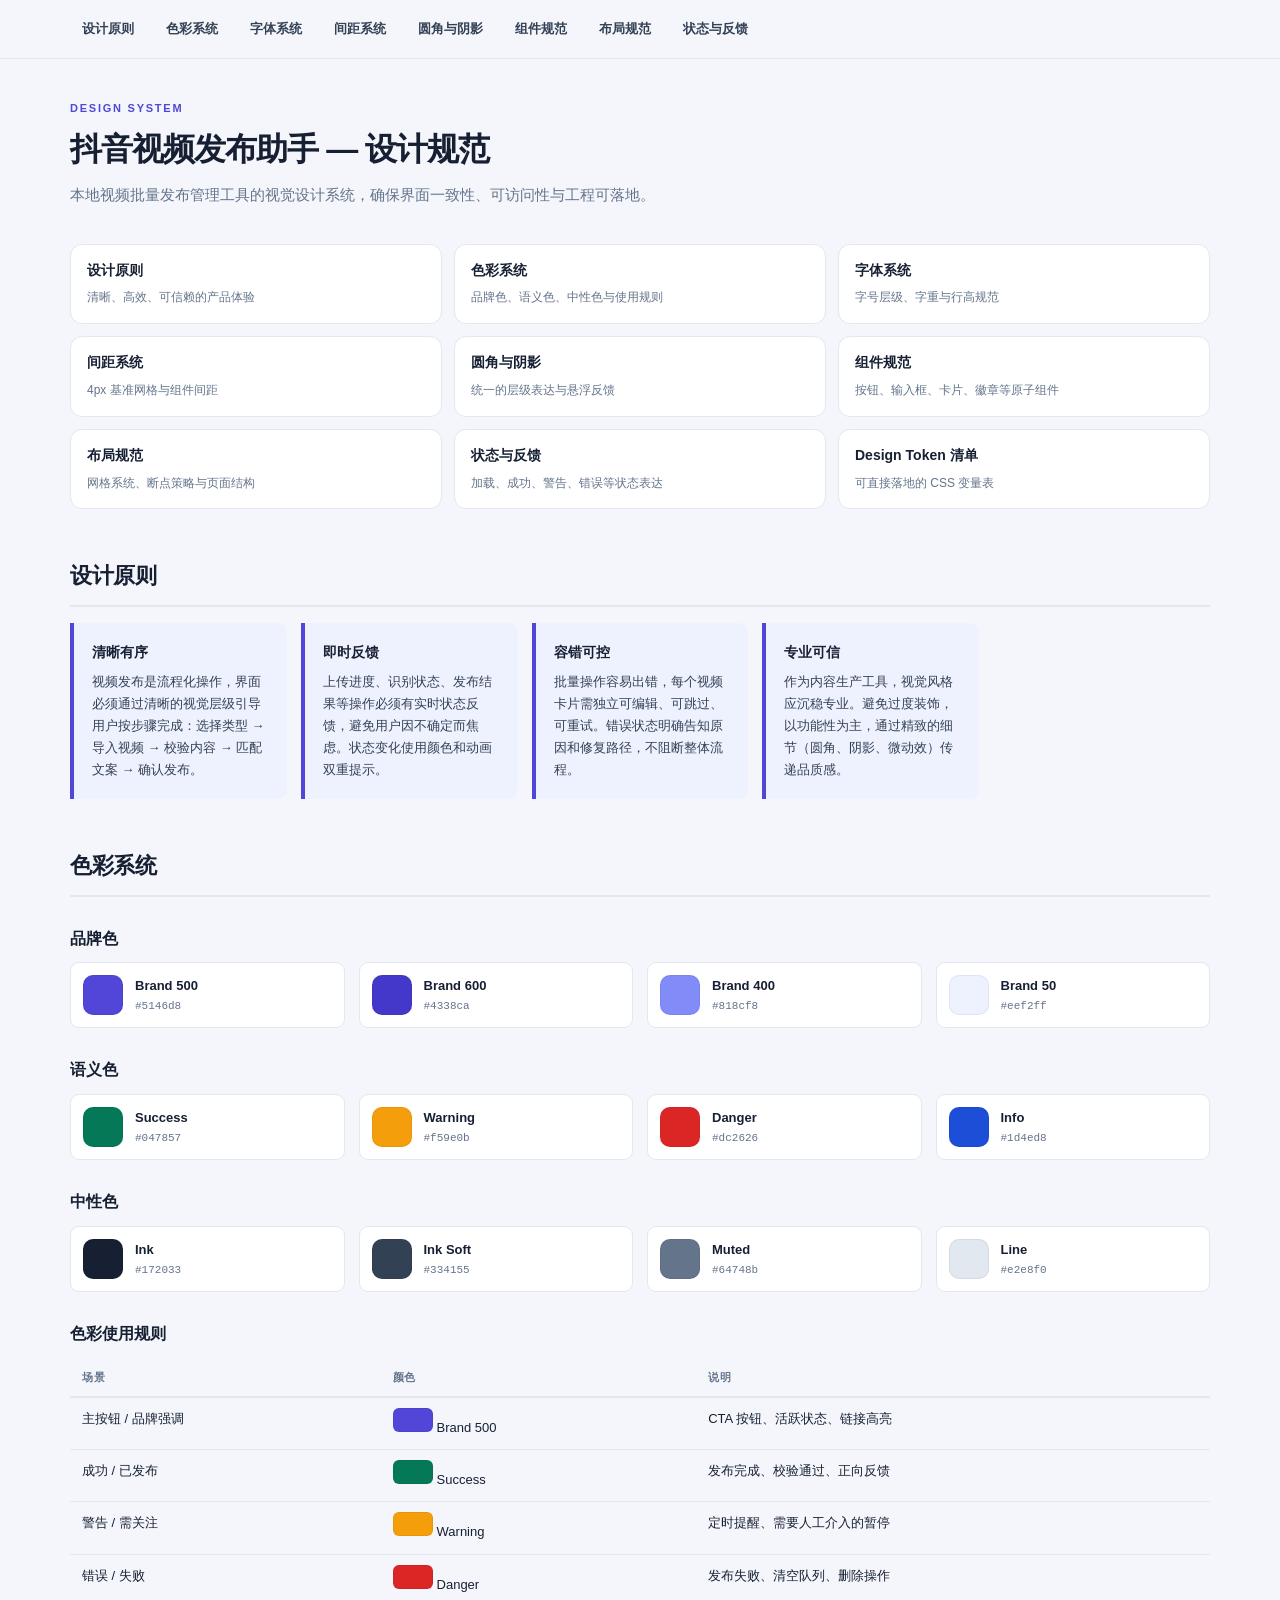
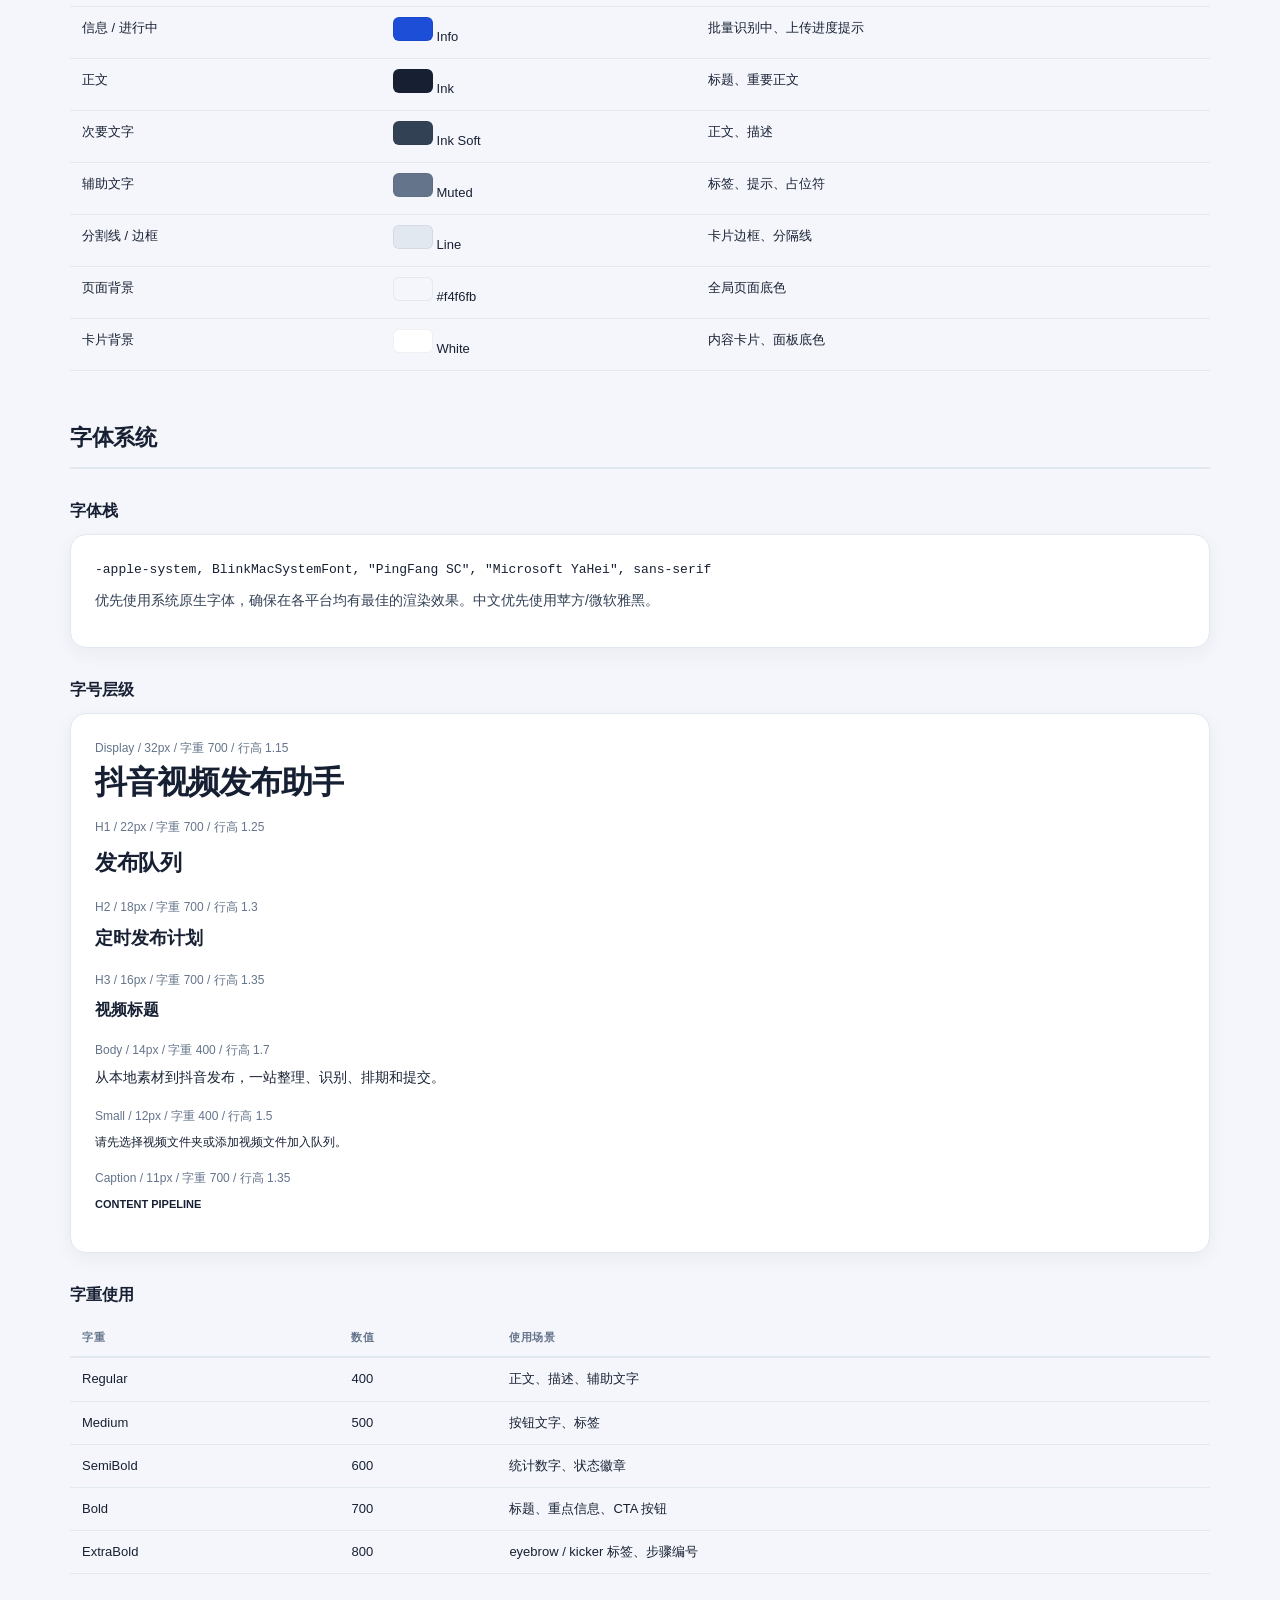
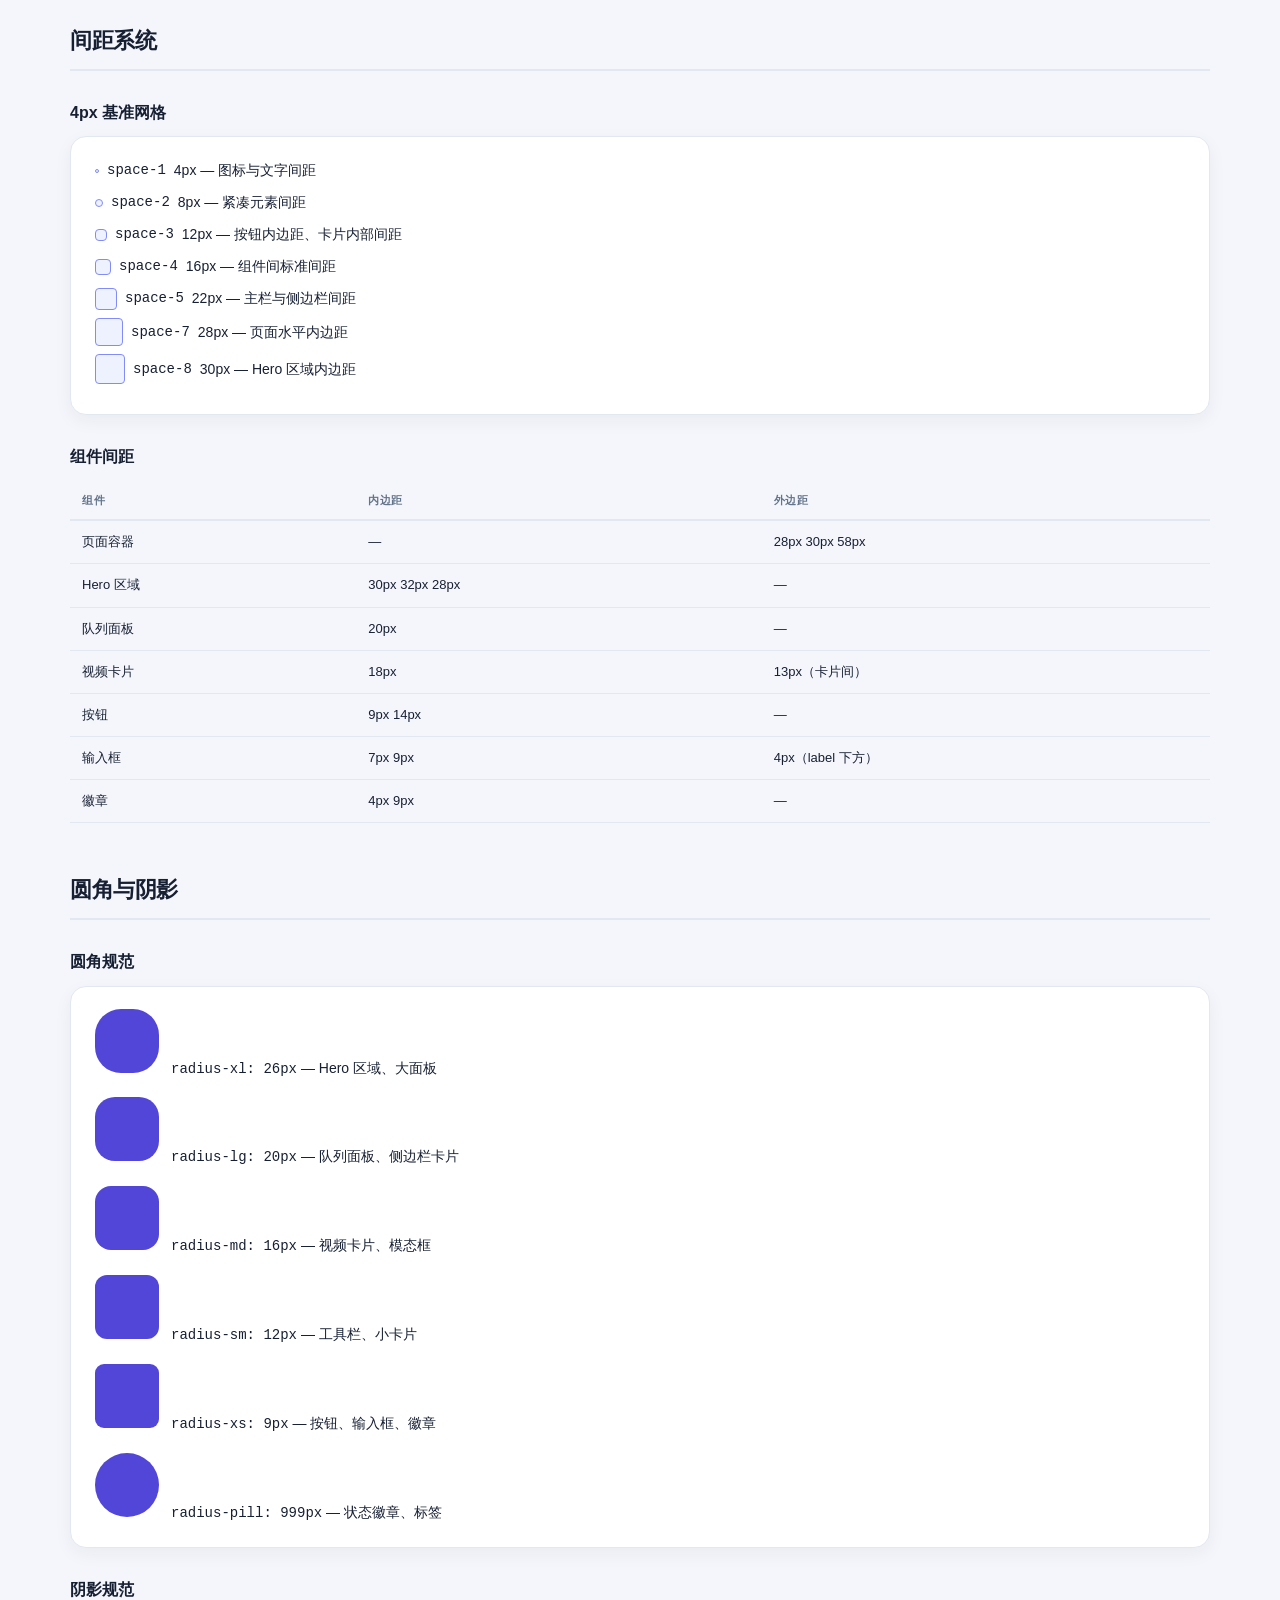
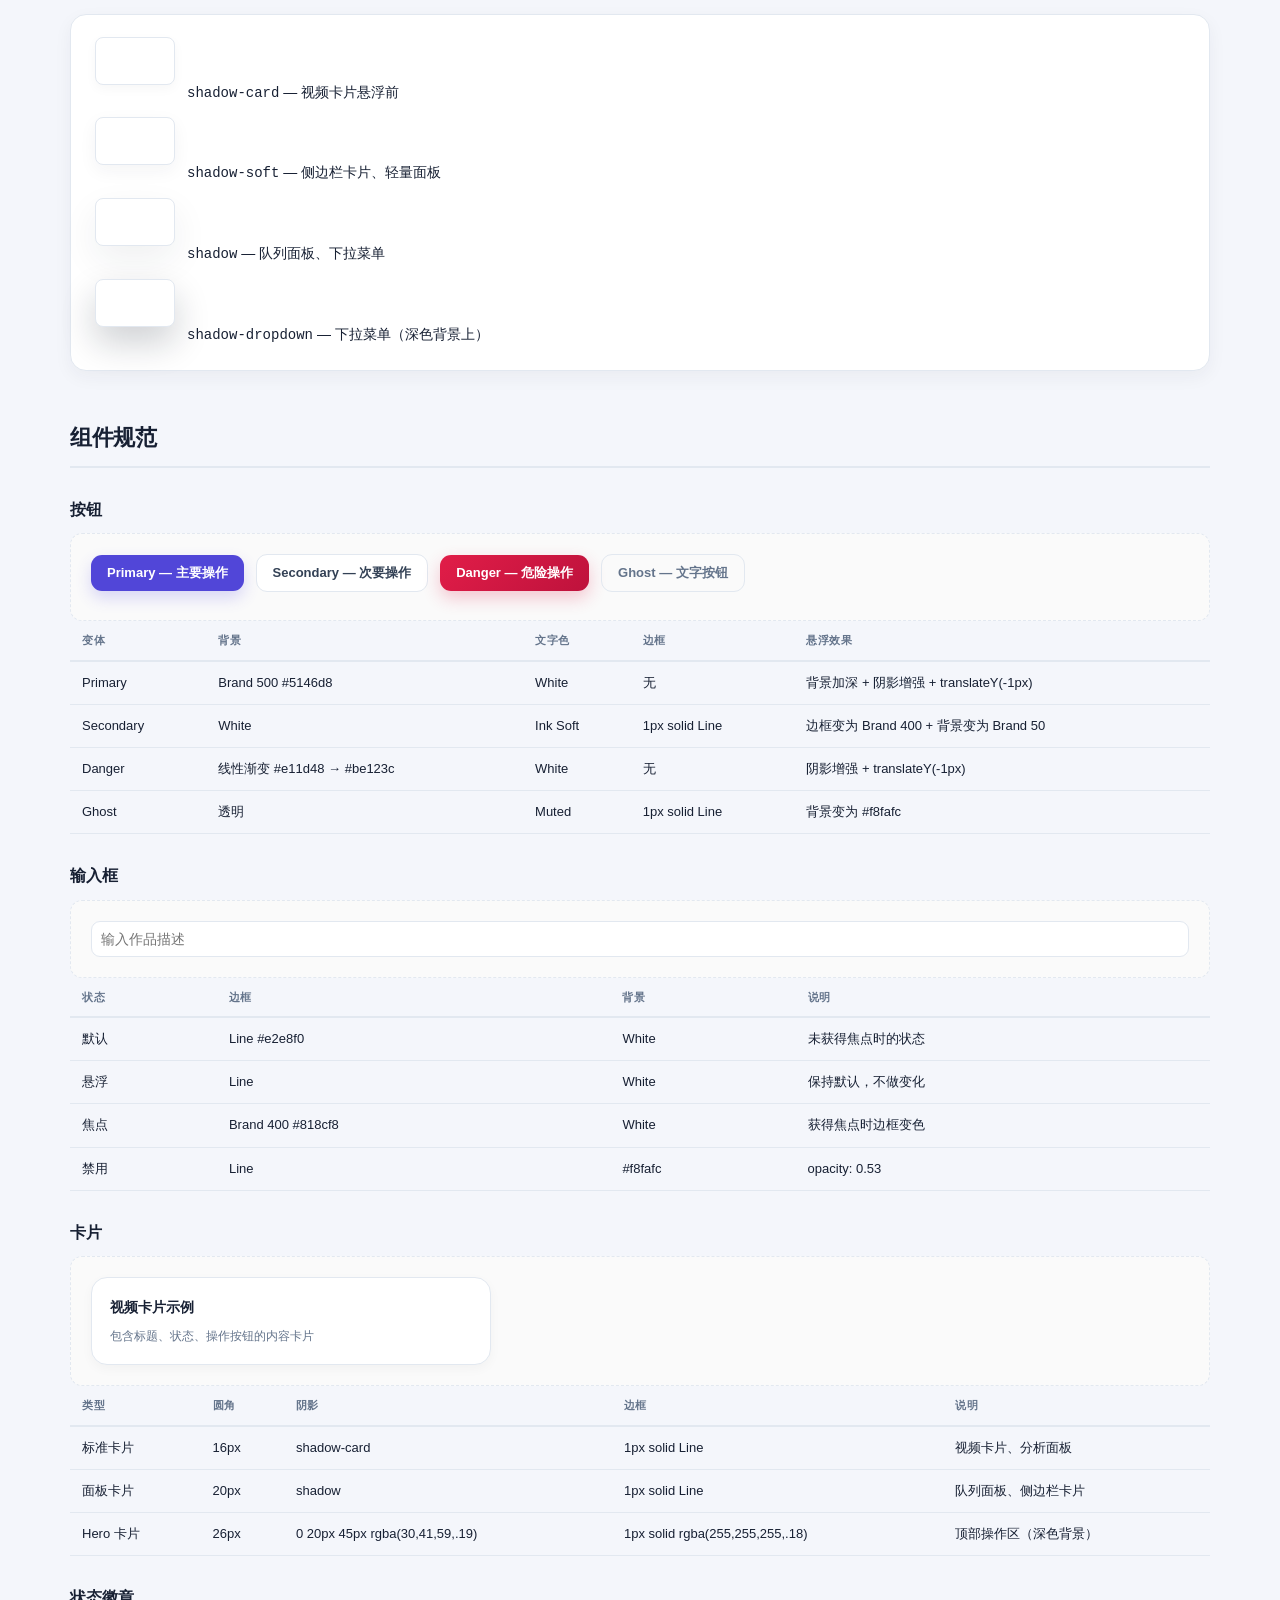
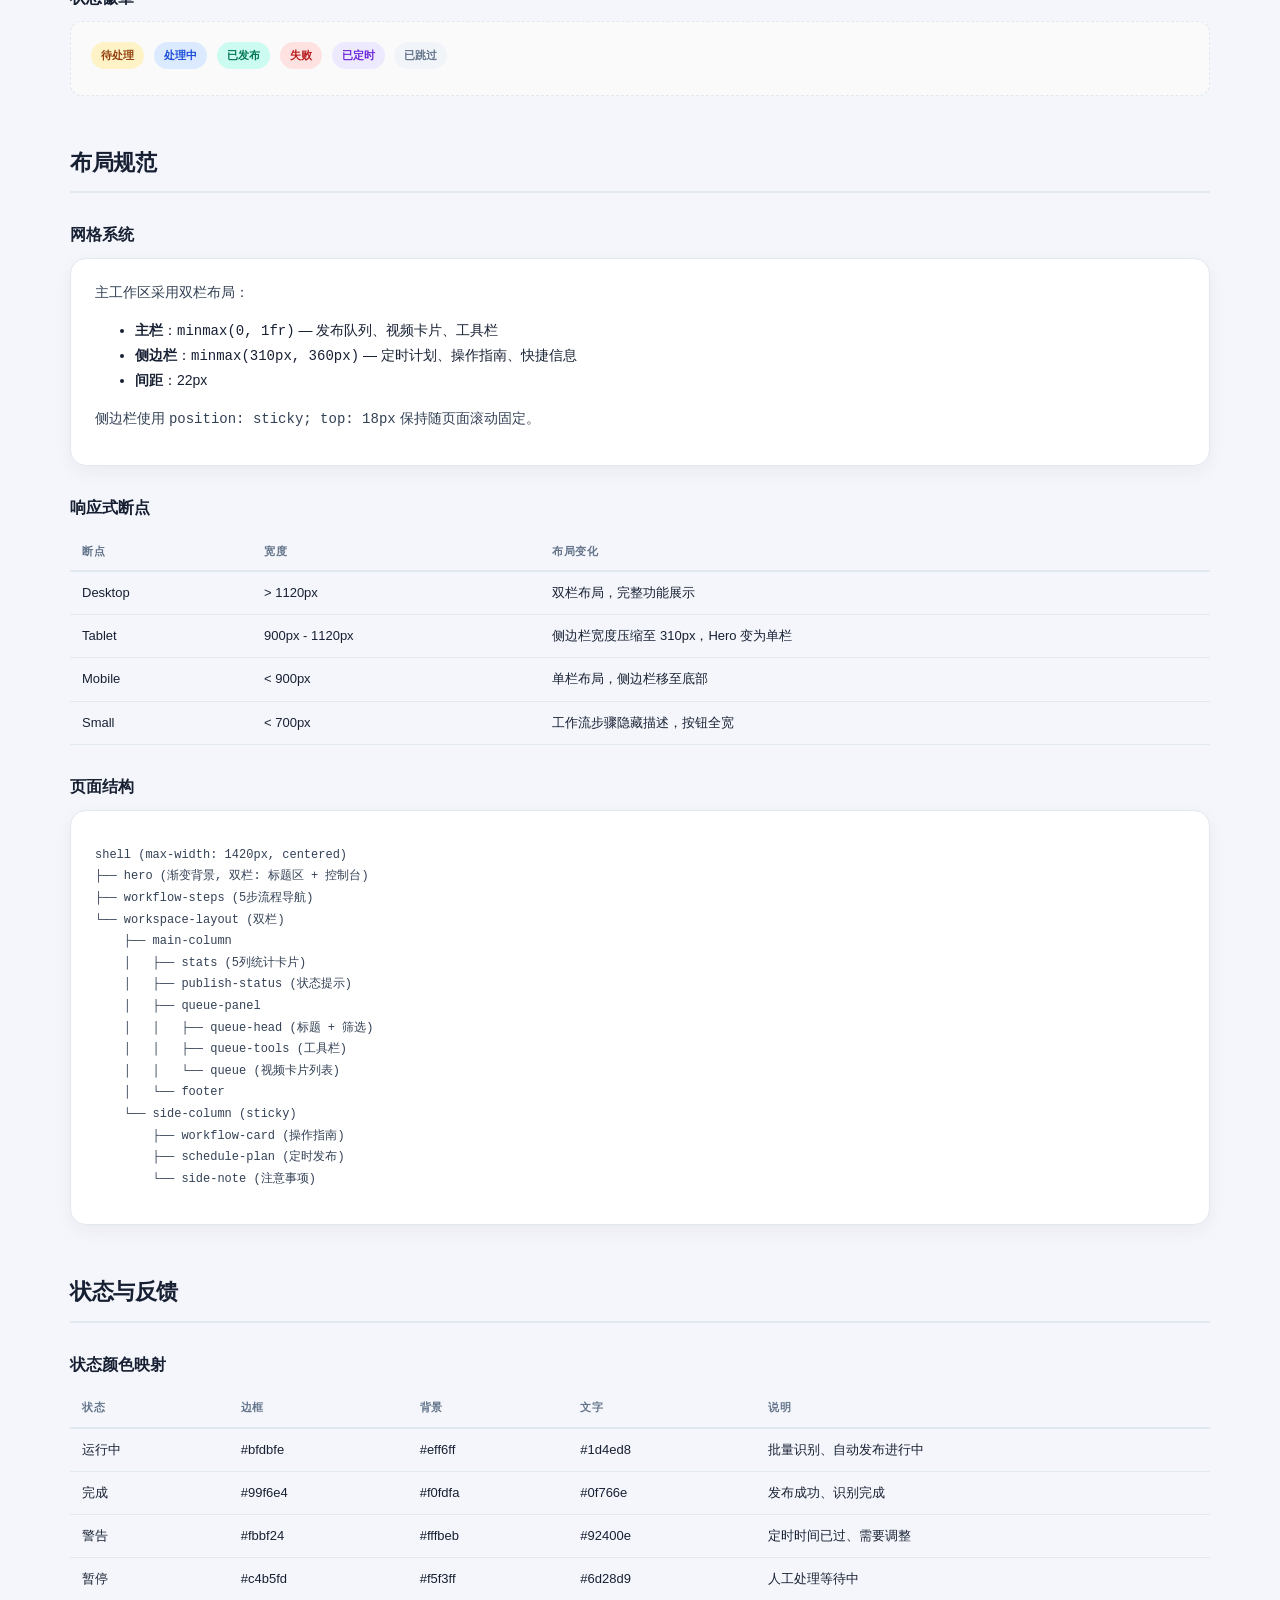
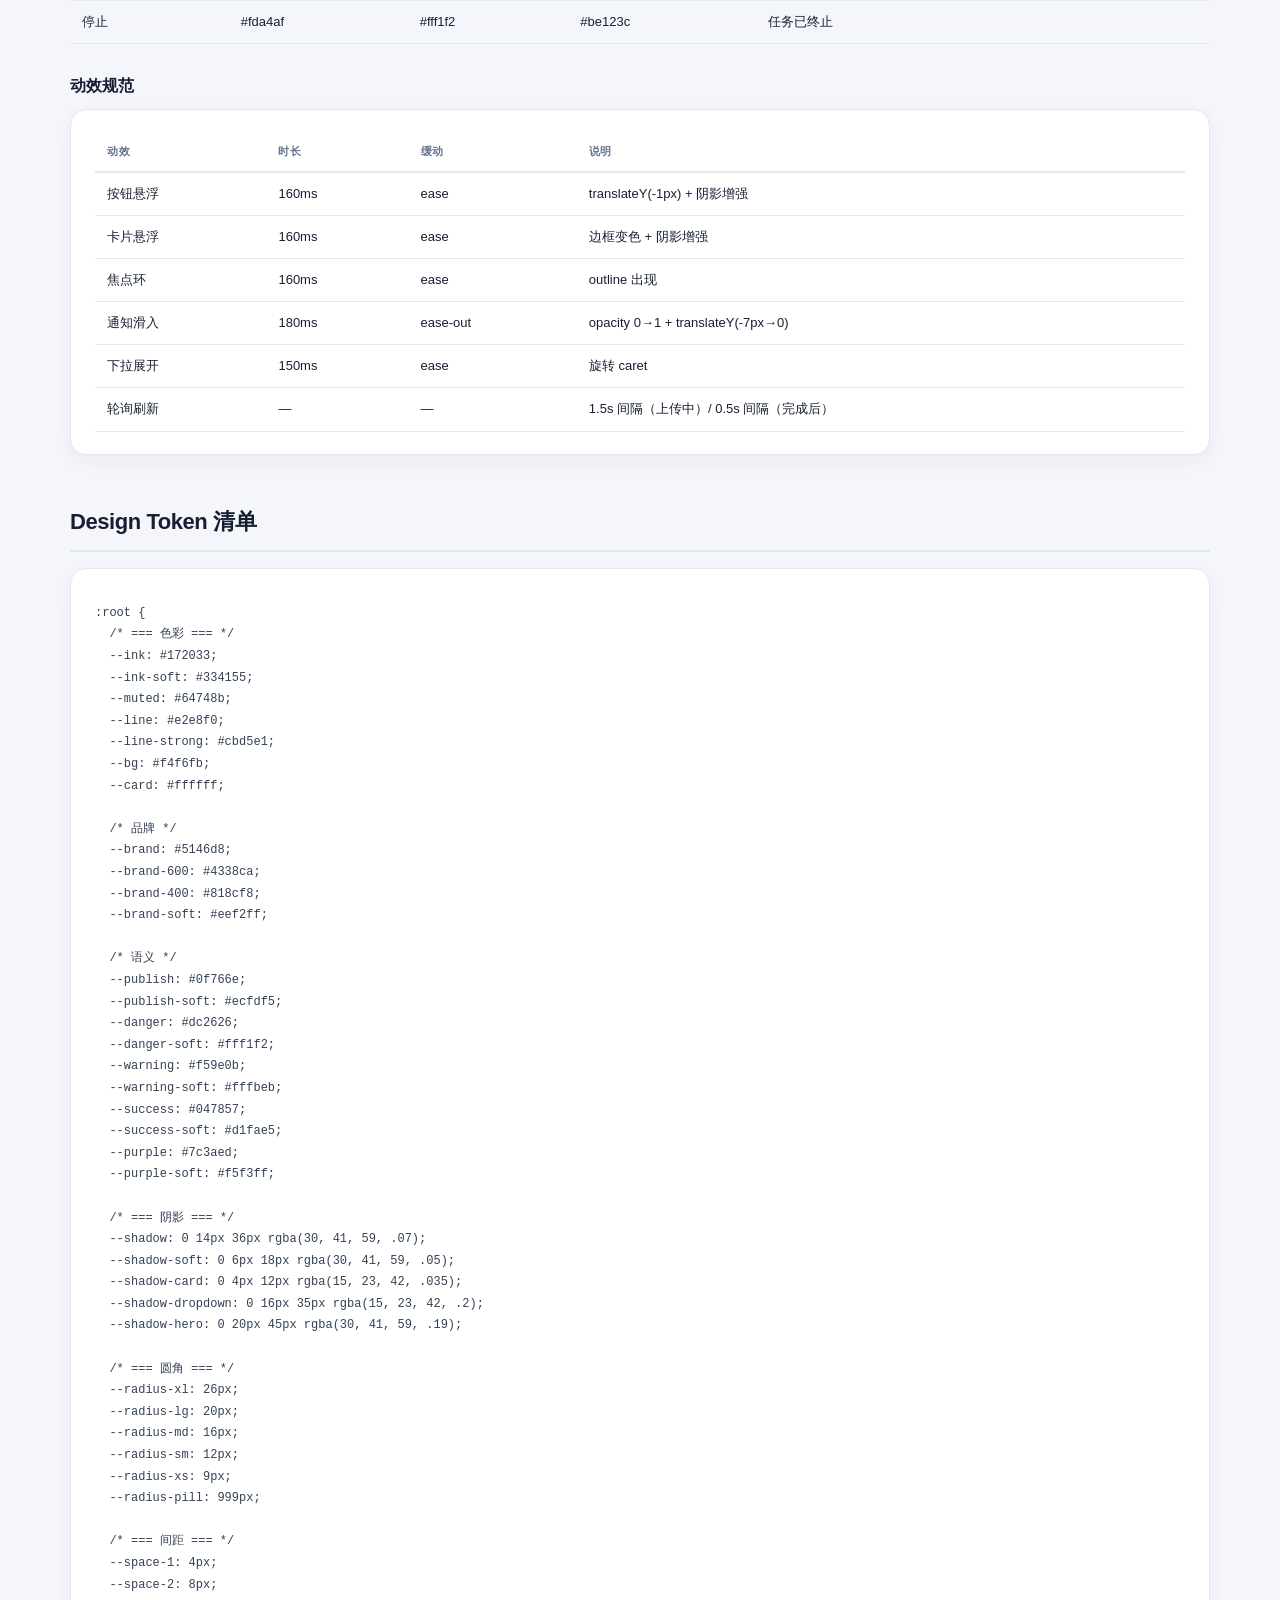
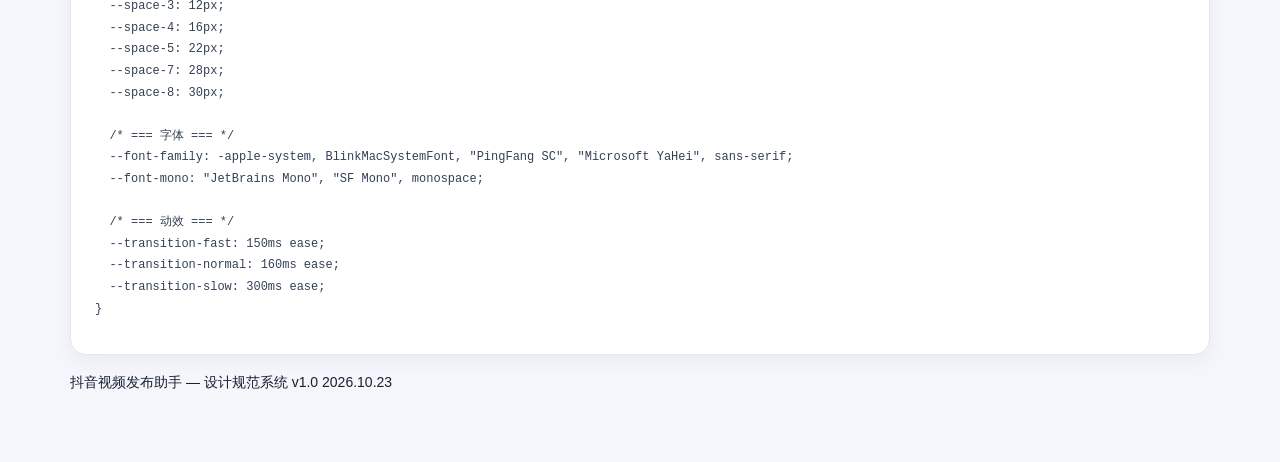
<file: 规则与说明/设计规范_20261104.html>
<!DOCTYPE html>
<html lang="zh-CN">
<head>
  <meta charset="utf-8">
  <meta name="viewport" content="width=device-width, initial-scale=1">
  <title>抖音视频发布助手 — 设计规范系统</title>
  <style>
    :root {
      --page-bg: #f4f6fb;
      --card: #ffffff;
      --ink: #172033;
      --ink-soft: #334155;
      --muted: #64748b;
      --line: #e2e8f0;
      --line-strong: #cbd5e1;
      --brand: #5146d8;
      --brand-soft: #eef2ff;
      --brand-600: #4338ca;
      --brand-400: #818cf8;
      --publish: #0f766e;
      --publish-soft: #ecfdf5;
      --danger: #dc2626;
      --danger-soft: #fff1f2;
      --warning: #f59e0b;
      --warning-soft: #fffbeb;
      --success: #047857;
      --success-soft: #d1fae5;
      --purple: #7c3aed;
      --purple-soft: #f5f3ff;
      --shadow: 0 14px 36px rgba(30,41,59,.07);
      --shadow-soft: 0 6px 18px rgba(30,41,59,.05);
      --radius-xl: 26px;
      --radius-lg: 20px;
      --radius-md: 16px;
      --radius-sm: 12px;
      --radius-xs: 9px;
      --radius-pill: 999px;
    }
    * { box-sizing: border-box; }
    html { min-width: 320px; background: var(--page-bg); }
    body {
      margin: 0;
      min-height: 100vh;
      background: var(--page-bg);
      color: var(--ink);
      font: 14px/1.7 -apple-system, BlinkMacSystemFont, "PingFang SC", "Microsoft Yahei", sans-serif;
    }
    .shell { max-width: 1200px; margin: 0 auto; padding: 40px 30px 80px; }
    h1 { margin: 0 0 6px; font-size: 32px; letter-spacing: -.03em; }
    .subtitle { margin: 0 0 36px; color: var(--muted); font-size: 15px; }
    h2 { margin: 48px 0 16px; padding-bottom: 10px; border-bottom: 2px solid var(--line); font-size: 22px; letter-spacing: -.02em; }
    h3 { margin: 28px 0 10px; font-size: 16px; }
    p { margin: 0 0 12px; color: var(--ink-soft); }
    .section-kicker { display: block; margin-bottom: 4px; color: var(--brand); font-size: 11px; font-weight: 800; letter-spacing: .16em; text-transform: uppercase; }
    .card { padding: 22px 24px; margin-bottom: 16px; border: 1px solid var(--line); border-radius: var(--radius-md); background: var(--card); box-shadow: var(--shadow-soft); }
    .card-grid { display: grid; grid-template-columns: repeat(auto-fill, minmax(200px, 1fr)); gap: 14px; }
    .card-grid-4 { grid-template-columns: repeat(4, 1fr); }
    .card-grid-3 { grid-template-columns: repeat(3, 1fr); }
    .swatch { display: flex; align-items: center; gap: 12px; padding: 12px; border: 1px solid var(--line); border-radius: var(--radius-xs); background: #fff; }
    .swatch-dot { width: 40px; height: 40px; border-radius: 10px; flex-shrink: 0; border: 1px solid rgba(0,0,0,.06); }
    .swatch-info { min-width: 0; }
    .swatch-name { font-size: 13px; font-weight: 700; }
    .swatch-hex { font-size: 11px; color: var(--muted); font-family: "JetBrains Mono", "SF Mono", monospace; }
    .token-table { width: 100%; border-collapse: collapse; font-size: 13px; }
    .token-table th { text-align: left; padding: 10px 12px; border-bottom: 2px solid var(--line); font-size: 11px; font-weight: 800; color: var(--muted); text-transform: uppercase; letter-spacing: .05em; }
    .token-table td { padding: 10px 12px; border-bottom: 1px solid var(--line); vertical-align: top; }
    .token-table code { font-family: "JetBrains Mono", "SF Mono", monospace; font-size: 12px; background: #f1f5f9; padding: 2px 6px; border-radius: 4px; }
    .token-table .preview { width: 40px; height: 24px; border-radius: 6px; border: 1px solid rgba(0,0,0,.06); display: inline-block; }
    .component-preview { padding: 20px; border: 1px dashed var(--line); border-radius: var(--radius-sm); background: #fafafa; }
    .label { display: inline-block; padding: 3px 8px; border-radius: 6px; font-size: 11px; font-weight: 700; }
    .nav { position: sticky; top: 0; z-index: 50; background: rgba(244,246,251,.92); backdrop-filter: blur(10px); border-bottom: 1px solid var(--line); padding: 12px 0; }
    .nav-inner { max-width: 1200px; margin: 0 auto; padding: 0 30px; display: flex; align-items: center; gap: 8px; overflow-x: auto; }
    .nav a { padding: 6px 12px; border-radius: 8px; color: var(--ink-soft); font-size: 13px; font-weight: 600; text-decoration: none; white-space: nowrap; }
    .nav a:hover { background: var(--brand-soft); color: var(--brand); }
    .principle-card { padding: 18px; border-left: 4px solid var(--brand); border-radius: 0 var(--radius-xs) var(--radius-xs) 0; background: var(--brand-soft); }
    .principle-card h4 { margin: 0 0 6px; font-size: 14px; }
    .principle-card p { margin: 0; font-size: 13px; color: var(--ink-soft); }
    .spacing-demo { display: flex; align-items: center; gap: 8px; margin-bottom: 8px; }
    .spacing-box { background: var(--brand-soft); border: 1px solid var(--brand-400); border-radius: 4px; }
    .font-demo { margin-bottom: 16px; }
    .font-demo .sample { margin: 6px 0 0; color: var(--ink); }
    .font-demo .meta { margin: 2px 0 0; color: var(--muted); font-size: 12px; }
    .radius-demo { display: inline-block; width: 64px; height: 64px; background: var(--brand); margin-right: 12px; }
    .shadow-demo { display: inline-block; width: 80px; height: 48px; background: #fff; border: 1px solid var(--line); margin-right: 12px; margin-bottom: 12px; border-radius: 8px; }
    .state-badge { display: inline-flex; align-items: center; gap: 5px; padding: 4px 10px; border-radius: var(--radius-pill); font-size: 11px; font-weight: 800; white-space: nowrap; margin-right: 6px; margin-bottom: 6px; }
    .toc { display: grid; grid-template-columns: repeat(3, 1fr); gap: 12px; margin-bottom: 36px; }
    .toc-item { padding: 14px 16px; border: 1px solid var(--line); border-radius: var(--radius-sm); background: #fff; text-decoration: none; color: inherit; transition: box-shadow .15s ease; }
    .toc-item:hover { box-shadow: var(--shadow-soft); }
    .toc-item b { display: block; font-size: 14px; margin-bottom: 3px; }
    .toc-item span { font-size: 12px; color: var(--muted); }
    .btn-demo {
      display: inline-flex; align-items: center; gap: 8px; padding: 9px 16px;
      border: 0; border-radius: 11px; font-size: 13px; font-weight: 700; cursor: pointer;
      margin-right: 8px; margin-bottom: 8px; transition: transform .16s ease, box-shadow .16s ease;
    }
    .btn-demo:hover { transform: translateY(-1px); }
    .btn-primary { color: #fff; background: var(--brand); box-shadow: 0 7px 16px rgba(79,70,229,.2); }
    .btn-secondary { color: var(--ink-soft); border: 1px solid var(--line); background: #fff; }
    .btn-danger { color: #fff; background: linear-gradient(135deg, #e11d48, #be123c); box-shadow: 0 7px 17px rgba(225,29,72,.24); }
    .btn-ghost { color: var(--muted); border: 1px solid var(--line); background: transparent; }
    @media (max-width: 900px) {
      .card-grid-4, .card-grid-3 { grid-template-columns: repeat(2, 1fr); }
      .toc { grid-template-columns: 1fr; }
      .shell { padding: 20px 16px 60px; }
    }
  </style>
</head>
<body>

<nav class="nav">
  <div class="nav-inner">
    <a href="#principles">设计原则</a>
    <a href="#colors">色彩系统</a>
    <a href="#typography">字体系统</a>
    <a href="#spacing">间距系统</a>
    <a href="#radius">圆角与阴影</a>
    <a href="#components">组件规范</a>
    <a href="#layout">布局规范</a>
    <a href="#states">状态与反馈</a>
  </div>
</nav>

<main class="shell">

  <span class="section-kicker">Design System</span>
  <h1>抖音视频发布助手 — 设计规范</h1>
  <p class="subtitle">本地视频批量发布管理工具的视觉设计系统，确保界面一致性、可访问性与工程可落地。</p>

  <div class="toc">
    <a href="#principles" class="toc-item"><b>设计原则</b><span>清晰、高效、可信赖的产品体验</span></a>
    <a href="#colors" class="toc-item"><b>色彩系统</b><span>品牌色、语义色、中性色与使用规则</span></a>
    <a href="#typography" class="toc-item"><b>字体系统</b><span>字号层级、字重与行高规范</span></a>
    <a href="#spacing" class="toc-item"><b>间距系统</b><span>4px 基准网格与组件间距</span></a>
    <a href="#radius" class="toc-item"><b>圆角与阴影</b><span>统一的层级表达与悬浮反馈</span></a>
    <a href="#components" class="toc-item"><b>组件规范</b><span>按钮、输入框、卡片、徽章等原子组件</span></a>
    <a href="#layout" class="toc-item"><b>布局规范</b><span>网格系统、断点策略与页面结构</span></a>
    <a href="#states" class="toc-item"><b>状态与反馈</b><span>加载、成功、警告、错误等状态表达</span></a>
    <a href="#tokens" class="toc-item"><b>Design Token 清单</b><span>可直接落地的 CSS 变量表</span></a>
  </div>

  <!-- 设计原则 -->
  <h2 id="principles">设计原则</h2>
  <div class="card-grid">
    <div class="principle-card">
      <h4>清晰有序</h4>
      <p>视频发布是流程化操作，界面必须通过清晰的视觉层级引导用户按步骤完成：选择类型 → 导入视频 → 校验内容 → 匹配文案 → 确认发布。</p>
    </div>
    <div class="principle-card">
      <h4>即时反馈</h4>
      <p>上传进度、识别状态、发布结果等操作必须有实时状态反馈，避免用户因不确定而焦虑。状态变化使用颜色和动画双重提示。</p>
    </div>
    <div class="principle-card">
      <h4>容错可控</h4>
      <p>批量操作容易出错，每个视频卡片需独立可编辑、可跳过、可重试。错误状态明确告知原因和修复路径，不阻断整体流程。</p>
    </div>
    <div class="principle-card">
      <h4>专业可信</h4>
      <p>作为内容生产工具，视觉风格应沉稳专业。避免过度装饰，以功能性为主，通过精致的细节（圆角、阴影、微动效）传递品质感。</p>
    </div>
  </div>

  <!-- 色彩系统 -->
  <h2 id="colors">色彩系统</h2>
  <h3>品牌色</h3>
  <div class="card-grid card-grid-4">
    <div class="swatch"><div class="swatch-dot" style="background:#5146d8"></div><div class="swatch-info"><div class="swatch-name">Brand 500</div><div class="swatch-hex">#5146d8</div></div></div>
    <div class="swatch"><div class="swatch-dot" style="background:#4338ca"></div><div class="swatch-info"><div class="swatch-name">Brand 600</div><div class="swatch-hex">#4338ca</div></div></div>
    <div class="swatch"><div class="swatch-dot" style="background:#818cf8"></div><div class="swatch-info"><div class="swatch-name">Brand 400</div><div class="swatch-hex">#818cf8</div></div></div>
    <div class="swatch"><div class="swatch-dot" style="background:#eef2ff"></div><div class="swatch-info"><div class="swatch-name">Brand 50</div><div class="swatch-hex">#eef2ff</div></div></div>
  </div>

  <h3>语义色</h3>
  <div class="card-grid card-grid-4">
    <div class="swatch"><div class="swatch-dot" style="background:#047857"></div><div class="swatch-info"><div class="swatch-name">Success</div><div class="swatch-hex">#047857</div></div></div>
    <div class="swatch"><div class="swatch-dot" style="background:#f59e0b"></div><div class="swatch-info"><div class="swatch-name">Warning</div><div class="swatch-hex">#f59e0b</div></div></div>
    <div class="swatch"><div class="swatch-dot" style="background:#dc2626"></div><div class="swatch-info"><div class="swatch-name">Danger</div><div class="swatch-hex">#dc2626</div></div></div>
    <div class="swatch"><div class="swatch-dot" style="background:#1d4ed8"></div><div class="swatch-info"><div class="swatch-name">Info</div><div class="swatch-hex">#1d4ed8</div></div></div>
  </div>

  <h3>中性色</h3>
  <div class="card-grid card-grid-4">
    <div class="swatch"><div class="swatch-dot" style="background:#172033"></div><div class="swatch-info"><div class="swatch-name">Ink</div><div class="swatch-hex">#172033</div></div></div>
    <div class="swatch"><div class="swatch-dot" style="background:#334155"></div><div class="swatch-info"><div class="swatch-name">Ink Soft</div><div class="swatch-hex">#334155</div></div></div>
    <div class="swatch"><div class="swatch-dot" style="background:#64748b"></div><div class="swatch-info"><div class="swatch-name">Muted</div><div class="swatch-hex">#64748b</div></div></div>
    <div class="swatch"><div class="swatch-dot" style="background:#e2e8f0"></div><div class="swatch-info"><div class="swatch-name">Line</div><div class="swatch-hex">#e2e8f0</div></div></div>
  </div>

  <h3>色彩使用规则</h3>
  <table class="token-table">
    <tr><th>场景</th><th>颜色</th><th>说明</th></tr>
    <tr><td>主按钮 / 品牌强调</td><td><span class="preview" style="background:#5146d8"></span> Brand 500</td><td>CTA 按钮、活跃状态、链接高亮</td></tr>
    <tr><td>成功 / 已发布</td><td><span class="preview" style="background:#047857"></span> Success</td><td>发布完成、校验通过、正向反馈</td></tr>
    <tr><td>警告 / 需关注</td><td><span class="preview" style="background:#f59e0b"></span> Warning</td><td>定时提醒、需要人工介入的暂停</td></tr>
    <tr><td>错误 / 失败</td><td><span class="preview" style="background:#dc2626"></span> Danger</td><td>发布失败、清空队列、删除操作</td></tr>
    <tr><td>信息 / 进行中</td><td><span class="preview" style="background:#1d4ed8"></span> Info</td><td>批量识别中、上传进度提示</td></tr>
    <tr><td>正文</td><td><span class="preview" style="background:#172033"></span> Ink</td><td>标题、重要正文</td></tr>
    <tr><td>次要文字</td><td><span class="preview" style="background:#334155"></span> Ink Soft</td><td>正文、描述</td></tr>
    <tr><td>辅助文字</td><td><span class="preview" style="background:#64748b"></span> Muted</td><td>标签、提示、占位符</td></tr>
    <tr><td>分割线 / 边框</td><td><span class="preview" style="background:#e2e8f0"></span> Line</td><td>卡片边框、分隔线</td></tr>
    <tr><td>页面背景</td><td><span class="preview" style="background:#f4f6fb"></span> #f4f6fb</td><td>全局页面底色</td></tr>
    <tr><td>卡片背景</td><td><span class="preview" style="background:#fff"></span> White</td><td>内容卡片、面板底色</td></tr>
  </table>

  <!-- 字体系统 -->
  <h2 id="typography">字体系统</h2>
  <h3>字体栈</h3>
  <div class="card">
    <code style="font-size:13px">-apple-system, BlinkMacSystemFont, "PingFang SC", "Microsoft YaHei", sans-serif</code>
    <p style="margin-top:8px">优先使用系统原生字体，确保在各平台均有最佳的渲染效果。中文优先使用苹方/微软雅黑。</p>
  </div>

  <h3>字号层级</h3>
  <div class="card">
    <div class="font-demo"><div class="meta">Display / 32px / 字重 700 / 行高 1.15</div><div class="sample" style="font-size:32px;font-weight:700;line-height:1.15;letter-spacing:-.03em">抖音视频发布助手</div></div>
    <div class="font-demo"><div class="meta">H1 / 22px / 字重 700 / 行高 1.25</div><div class="sample" style="font-size:22px;font-weight:700;letter-spacing:-.02em">发布队列</div></div>
    <div class="font-demo"><div class="meta">H2 / 18px / 字重 700 / 行高 1.3</div><div class="sample" style="font-size:18px;font-weight:700">定时发布计划</div></div>
    <div class="font-demo"><div class="meta">H3 / 16px / 字重 700 / 行高 1.35</div><div class="sample" style="font-size:16px;font-weight:700">视频标题</div></div>
    <div class="font-demo"><div class="meta">Body / 14px / 字重 400 / 行高 1.7</div><div class="sample" style="font-size:14px">从本地素材到抖音发布，一站整理、识别、排期和提交。</div></div>
    <div class="font-demo"><div class="meta">Small / 12px / 字重 400 / 行高 1.5</div><div class="sample" style="font-size:12px">请先选择视频文件夹或添加视频文件加入队列。</div></div>
    <div class="font-demo"><div class="meta">Caption / 11px / 字重 700 / 行高 1.35</div><div class="sample" style="font-size:11px;font-weight:700">CONTENT PIPELINE</div></div>
  </div>

  <h3>字重使用</h3>
  <table class="token-table">
    <tr><th>字重</th><th>数值</th><th>使用场景</th></tr>
    <tr><td>Regular</td><td>400</td><td>正文、描述、辅助文字</td></tr>
    <tr><td>Medium</td><td>500</td><td>按钮文字、标签</td></tr>
    <tr><td>SemiBold</td><td>600</td><td>统计数字、状态徽章</td></tr>
    <tr><td>Bold</td><td>700</td><td>标题、重点信息、CTA 按钮</td></tr>
    <tr><td>ExtraBold</td><td>800</td><td> eyebrow / kicker 标签、步骤编号</td></tr>
  </table>

  <!-- 间距系统 -->
  <h2 id="spacing">间距系统</h2>
  <h3>4px 基准网格</h3>
  <div class="card">
    <div class="spacing-demo"><div class="spacing-box" style="width:4px;height:4px"></div><code>space-1</code> 4px — 图标与文字间距</div>
    <div class="spacing-demo"><div class="spacing-box" style="width:8px;height:8px"></div><code>space-2</code> 8px — 紧凑元素间距</div>
    <div class="spacing-demo"><div class="spacing-box" style="width:12px;height:12px"></div><code>space-3</code> 12px — 按钮内边距、卡片内部间距</div>
    <div class="spacing-demo"><div class="spacing-box" style="width:16px;height:16px"></div><code>space-4</code> 16px — 组件间标准间距</div>
    <div class="spacing-demo"><div class="spacing-box" style="width:22px;height:22px"></div><code>space-5</code> 22px — 主栏与侧边栏间距</div>
    <div class="spacing-demo"><div class="spacing-box" style="width:28px;height:28px"></div><code>space-7</code> 28px — 页面水平内边距</div>
    <div class="spacing-demo"><div class="spacing-box" style="width:30px;height:30px"></div><code>space-8</code> 30px — Hero 区域内边距</div>
  </div>

  <h3>组件间距</h3>
  <table class="token-table">
    <tr><th>组件</th><th>内边距</th><th>外边距</th></tr>
    <tr><td>页面容器</td><td>—</td><td>28px 30px 58px</td></tr>
    <tr><td>Hero 区域</td><td>30px 32px 28px</td><td>—</td></tr>
    <tr><td>队列面板</td><td>20px</td><td>—</td></tr>
    <tr><td>视频卡片</td><td>18px</td><td>13px（卡片间）</td></tr>
    <tr><td>按钮</td><td>9px 14px</td><td>—</td></tr>
    <tr><td>输入框</td><td>7px 9px</td><td>4px（label 下方）</td></tr>
    <tr><td>徽章</td><td>4px 9px</td><td>—</td></tr>
  </table>

  <!-- 圆角与阴影 -->
  <h2 id="radius">圆角与阴影</h2>
  <h3>圆角规范</h3>
  <div class="card">
    <div style="margin-bottom:16px"><div class="radius-demo" style="border-radius:26px"></div><code>radius-xl: 26px</code> — Hero 区域、大面板</div>
    <div style="margin-bottom:16px"><div class="radius-demo" style="border-radius:20px"></div><code>radius-lg: 20px</code> — 队列面板、侧边栏卡片</div>
    <div style="margin-bottom:16px"><div class="radius-demo" style="border-radius:16px"></div><code>radius-md: 16px</code> — 视频卡片、模态框</div>
    <div style="margin-bottom:16px"><div class="radius-demo" style="border-radius:12px"></div><code>radius-sm: 12px</code> — 工具栏、小卡片</div>
    <div style="margin-bottom:16px"><div class="radius-demo" style="border-radius:9px"></div><code>radius-xs: 9px</code> — 按钮、输入框、徽章</div>
    <div><div class="radius-demo" style="border-radius:999px"></div><code>radius-pill: 999px</code> — 状态徽章、标签</div>
  </div>

  <h3>阴影规范</h3>
  <div class="card">
    <div style="margin-bottom:12px"><div class="shadow-demo" style="box-shadow:0 4px 12px rgba(15,23,42,.035)"></div><code>shadow-card</code> — 视频卡片悬浮前</div>
    <div style="margin-bottom:12px"><div class="shadow-demo" style="box-shadow:0 6px 18px rgba(30,41,59,.05)"></div><code>shadow-soft</code> — 侧边栏卡片、轻量面板</div>
    <div style="margin-bottom:12px"><div class="shadow-demo" style="box-shadow:0 14px 36px rgba(30,41,59,.07)"></div><code>shadow</code> — 队列面板、下拉菜单</div>
    <div><div class="shadow-demo" style="box-shadow:0 16px 35px rgba(15,23,42,.2)"></div><code>shadow-dropdown</code> — 下拉菜单（深色背景上）</div>
  </div>

  <!-- 组件规范 -->
  <h2 id="components">组件规范</h2>

  <h3>按钮</h3>
  <div class="component-preview">
    <button class="btn-demo btn-primary">Primary — 主要操作</button>
    <button class="btn-demo btn-secondary">Secondary — 次要操作</button>
    <button class="btn-demo btn-danger">Danger — 危险操作</button>
    <button class="btn-demo btn-ghost">Ghost — 文字按钮</button>
  </div>
  <table class="token-table">
    <tr><th>变体</th><th>背景</th><th>文字色</th><th>边框</th><th>悬浮效果</th></tr>
    <tr><td>Primary</td><td>Brand 500 #5146d8</td><td>White</td><td>无</td><td>背景加深 + 阴影增强 + translateY(-1px)</td></tr>
    <tr><td>Secondary</td><td>White</td><td>Ink Soft</td><td>1px solid Line</td><td>边框变为 Brand 400 + 背景变为 Brand 50</td></tr>
    <tr><td>Danger</td><td>线性渐变 #e11d48 → #be123c</td><td>White</td><td>无</td><td>阴影增强 + translateY(-1px)</td></tr>
    <tr><td>Ghost</td><td>透明</td><td>Muted</td><td>1px solid Line</td><td>背景变为 #f8fafc</td></tr>
  </table>

  <h3>输入框</h3>
  <div class="component-preview">
    <input type="text" placeholder="输入作品描述" style="width:100%;min-height:36px;padding:7px 9px;border:1px solid var(--line);border-radius:9px;color:var(--ink);background:#fff;font-size:14px;">
  </div>
  <table class="token-table">
    <tr><th>状态</th><th>边框</th><th>背景</th><th>说明</th></tr>
    <tr><td>默认</td><td>Line #e2e8f0</td><td>White</td><td>未获得焦点时的状态</td></tr>
    <tr><td>悬浮</td><td>Line</td><td>White</td><td>保持默认，不做变化</td></tr>
    <tr><td>焦点</td><td>Brand 400 #818cf8</td><td>White</td><td>获得焦点时边框变色</td></tr>
    <tr><td>禁用</td><td>Line</td><td>#f8fafc</td><td>opacity: 0.53</td></tr>
  </table>

  <h3>卡片</h3>
  <div class="component-preview">
    <div style="padding:18px;border:1px solid var(--line);border-radius:16px;background:#fff;box-shadow:0 4px 12px rgba(15,23,42,.035);max-width:400px;">
      <div style="font-weight:800;margin-bottom:6px">视频卡片示例</div>
      <div style="font-size:12px;color:var(--muted)">包含标题、状态、操作按钮的内容卡片</div>
    </div>
  </div>
  <table class="token-table">
    <tr><th>类型</th><th>圆角</th><th>阴影</th><th>边框</th><th>说明</th></tr>
    <tr><td>标准卡片</td><td>16px</td><td>shadow-card</td><td>1px solid Line</td><td>视频卡片、分析面板</td></tr>
    <tr><td>面板卡片</td><td>20px</td><td>shadow</td><td>1px solid Line</td><td>队列面板、侧边栏卡片</td></tr>
    <tr><td>Hero 卡片</td><td>26px</td><td>0 20px 45px rgba(30,41,59,.19)</td><td>1px solid rgba(255,255,255,.18)</td><td>顶部操作区（深色背景）</td></tr>
  </table>

  <h3>状态徽章</h3>
  <div class="component-preview">
    <span class="state-badge" style="color:#92400e;background:#fef3c7">待处理</span>
    <span class="state-badge" style="color:#1d4ed8;background:#dbeafe">处理中</span>
    <span class="state-badge" style="color:#047857;background:#ccfbf1">已发布</span>
    <span class="state-badge" style="color:#b91c1c;background:#fee2e2">失败</span>
    <span class="state-badge" style="color:#6d28d9;background:#ede9fe">已定时</span>
    <span class="state-badge" style="color:var(--muted);background:#f1f5f9">已跳过</span>
  </div>

  <!-- 布局规范 -->
  <h2 id="layout">布局规范</h2>
  <h3>网格系统</h3>
  <div class="card">
    <p>主工作区采用双栏布局：</p>
    <ul>
      <li><b>主栏</b>：<code>minmax(0, 1fr)</code> — 发布队列、视频卡片、工具栏</li>
      <li><b>侧边栏</b>：<code>minmax(310px, 360px)</code> — 定时计划、操作指南、快捷信息</li>
      <li><b>间距</b>：22px</li>
    </ul>
    <p>侧边栏使用 <code>position: sticky; top: 18px</code> 保持随页面滚动固定。</p>
  </div>

  <h3>响应式断点</h3>
  <table class="token-table">
    <tr><th>断点</th><th>宽度</th><th>布局变化</th></tr>
    <tr><td>Desktop</td><td>> 1120px</td><td>双栏布局，完整功能展示</td></tr>
    <tr><td>Tablet</td><td>900px - 1120px</td><td>侧边栏宽度压缩至 310px，Hero 变为单栏</td></tr>
    <tr><td>Mobile</td><td>< 900px</td><td>单栏布局，侧边栏移至底部</td></tr>
    <tr><td>Small</td><td>< 700px</td><td>工作流步骤隐藏描述，按钮全宽</td></tr>
  </table>

  <h3>页面结构</h3>
  <div class="card">
    <pre style="font-size:12px;line-height:1.8;color:var(--ink-soft);overflow-x:auto">
shell (max-width: 1420px, centered)
├── hero (渐变背景, 双栏: 标题区 + 控制台)
├── workflow-steps (5步流程导航)
└── workspace-layout (双栏)
    ├── main-column
    │   ├── stats (5列统计卡片)
    │   ├── publish-status (状态提示)
    │   ├── queue-panel
    │   │   ├── queue-head (标题 + 筛选)
    │   │   ├── queue-tools (工具栏)
    │   │   └── queue (视频卡片列表)
    │   └── footer
    └── side-column (sticky)
        ├── workflow-card (操作指南)
        ├── schedule-plan (定时发布)
        └── side-note (注意事项)</pre>
  </div>

  <!-- 状态与反馈 -->
  <h2 id="states">状态与反馈</h2>
  <h3>状态颜色映射</h3>
  <table class="token-table">
    <tr><th>状态</th><th>边框</th><th>背景</th><th>文字</th><th>说明</th></tr>
    <tr><td>运行中</td><td>#bfdbfe</td><td>#eff6ff</td><td>#1d4ed8</td><td>批量识别、自动发布进行中</td></tr>
    <tr><td>完成</td><td>#99f6e4</td><td>#f0fdfa</td><td>#0f766e</td><td>发布成功、识别完成</td></tr>
    <tr><td>警告</td><td>#fbbf24</td><td>#fffbeb</td><td>#92400e</td><td>定时时间已过、需要调整</td></tr>
    <tr><td>暂停</td><td>#c4b5fd</td><td>#f5f3ff</td><td>#6d28d9</td><td>人工处理等待中</td></tr>
    <tr><td>停止</td><td>#fda4af</td><td>#fff1f2</td><td>#be123c</td><td>任务已终止</td></tr>
  </table>

  <h3>动效规范</h3>
  <div class="card">
    <table class="token-table">
      <tr><th>动效</th><th>时长</th><th>缓动</th><th>说明</th></tr>
      <tr><td>按钮悬浮</td><td>160ms</td><td>ease</td><td>translateY(-1px) + 阴影增强</td></tr>
      <tr><td>卡片悬浮</td><td>160ms</td><td>ease</td><td>边框变色 + 阴影增强</td></tr>
      <tr><td>焦点环</td><td>160ms</td><td>ease</td><td>outline 出现</td></tr>
      <tr><td>通知滑入</td><td>180ms</td><td>ease-out</td><td>opacity 0→1 + translateY(-7px→0)</td></tr>
      <tr><td>下拉展开</td><td>150ms</td><td>ease</td><td>旋转 caret</td></tr>
      <tr><td>轮询刷新</td><td>—</td><td>—</td><td>1.5s 间隔（上传中）/ 0.5s 间隔（完成后）</td></tr>
    </table>
  </div>

  <!-- Design Token 清单 -->
  <h2 id="tokens">Design Token 清单</h2>
  <div class="card">
    <pre style="font-size:12px;line-height:1.8;color:var(--ink-soft);overflow-x:auto">
:root {
  /* === 色彩 === */
  --ink: #172033;
  --ink-soft: #334155;
  --muted: #64748b;
  --line: #e2e8f0;
  --line-strong: #cbd5e1;
  --bg: #f4f6fb;
  --card: #ffffff;

  /* 品牌 */
  --brand: #5146d8;
  --brand-600: #4338ca;
  --brand-400: #818cf8;
  --brand-soft: #eef2ff;

  /* 语义 */
  --publish: #0f766e;
  --publish-soft: #ecfdf5;
  --danger: #dc2626;
  --danger-soft: #fff1f2;
  --warning: #f59e0b;
  --warning-soft: #fffbeb;
  --success: #047857;
  --success-soft: #d1fae5;
  --purple: #7c3aed;
  --purple-soft: #f5f3ff;

  /* === 阴影 === */
  --shadow: 0 14px 36px rgba(30, 41, 59, .07);
  --shadow-soft: 0 6px 18px rgba(30, 41, 59, .05);
  --shadow-card: 0 4px 12px rgba(15, 23, 42, .035);
  --shadow-dropdown: 0 16px 35px rgba(15, 23, 42, .2);
  --shadow-hero: 0 20px 45px rgba(30, 41, 59, .19);

  /* === 圆角 === */
  --radius-xl: 26px;
  --radius-lg: 20px;
  --radius-md: 16px;
  --radius-sm: 12px;
  --radius-xs: 9px;
  --radius-pill: 999px;

  /* === 间距 === */
  --space-1: 4px;
  --space-2: 8px;
  --space-3: 12px;
  --space-4: 16px;
  --space-5: 22px;
  --space-7: 28px;
  --space-8: 30px;

  /* === 字体 === */
  --font-family: -apple-system, BlinkMacSystemFont, "PingFang SC", "Microsoft YaHei", sans-serif;
  --font-mono: "JetBrains Mono", "SF Mono", monospace;

  /* === 动效 === */
  --transition-fast: 150ms ease;
  --transition-normal: 160ms ease;
  --transition-slow: 300ms ease;
}</pre>
  </div>

  <footer>
    <span>抖音视频发布助手 — 设计规范系统 v1.0</span>
    <span>2026.10.23</span>
  </footer>

</main>

</body>
</html>
</file>
